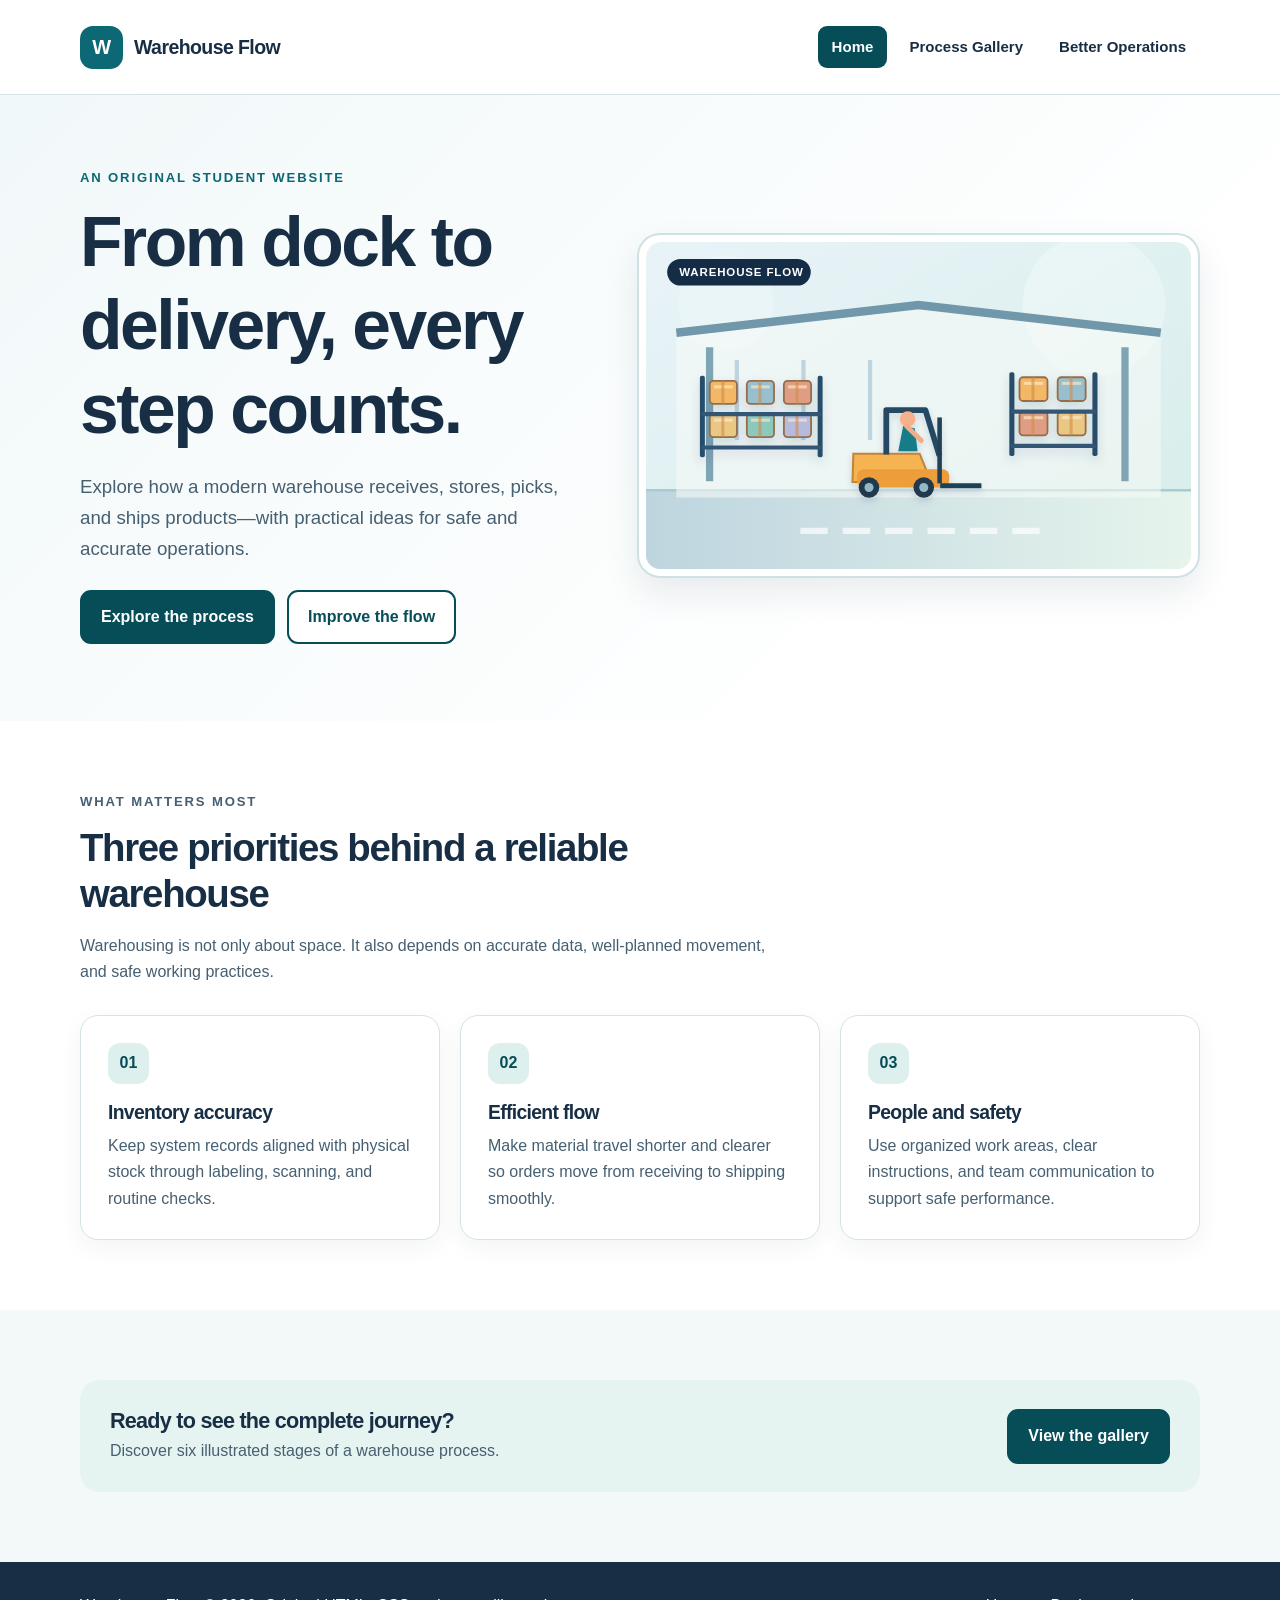
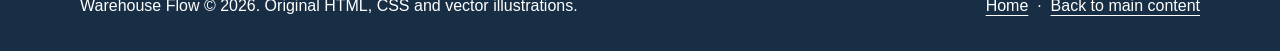
<file: index.html>
<!DOCTYPE html>
<html lang="en">
<head>
  <meta charset="utf-8">
  <meta name="viewport" content="width=device-width, initial-scale=1">
  <meta name="description" content="An illustrated guide to warehouse workflows and good operating practices.">
  <title>Home | Warehouse Flow</title>
  <link rel="stylesheet" href="style.css">
</head>
<body>
<a class="skip-link" href="#main-content">Skip to Main Content</a>
<header class="site-header">
  <div class="container header-inner">
    <a class="brand" href="index.html" aria-label="Warehouse Flow home"><span class="brand-mark" aria-hidden="true">W</span><span>Warehouse Flow</span></a>
    <nav aria-label="Primary navigation"><ul>
      <li><a href="index.html" aria-current="page">Home</a></li>
<li><a href="gallery.html">Process Gallery</a></li>
<li><a href="improvements.html">Better Operations</a></li>
    </ul></nav>
  </div>
</header>
<main id="main-content" tabindex="-1">
<section class="hero" aria-labelledby="hero-title">
  <div class="container hero-grid">
    <div class="hero-copy">
      <p class="eyebrow">An original student website</p>
      <h1 id="hero-title">From dock to delivery, every step counts.</h1>
      <p class="lead">Explore how a modern warehouse receives, stores, picks, and ships products—with practical ideas for safe and accurate operations.</p>
      <div class="action-row">
        <a class="button button-primary" href="gallery.html">Explore the process</a>
        <a class="button button-outline" href="improvements.html">Improve the flow</a>
      </div>
    </div>
    <img src="assets/hero-warehouse.svg" alt="Original illustration of a warehouse with storage racks and a forklift" width="900" height="540">
  </div>
</section>
<section class="section" aria-labelledby="priorities-heading">
  <div class="container">
    <div class="section-intro">
      <p class="eyebrow">What matters most</p>
      <h2 id="priorities-heading">Three priorities behind a reliable warehouse</h2>
      <p>Warehousing is not only about space. It also depends on accurate data, well-planned movement, and safe working practices.</p>
    </div>
    <div class="features">
      <article class="feature-card"><span class="number" aria-hidden="true">01</span><h3>Inventory accuracy</h3><p>Keep system records aligned with physical stock through labeling, scanning, and routine checks.</p></article>
      <article class="feature-card"><span class="number" aria-hidden="true">02</span><h3>Efficient flow</h3><p>Make material travel shorter and clearer so orders move from receiving to shipping smoothly.</p></article>
      <article class="feature-card"><span class="number" aria-hidden="true">03</span><h3>People and safety</h3><p>Use organized work areas, clear instructions, and team communication to support safe performance.</p></article>
    </div>
  </div>
</section>
<section class="section section-soft" aria-labelledby="next-heading">
  <div class="container tip-strip">
    <div><h2 id="next-heading">Ready to see the complete journey?</h2><p>Discover six illustrated stages of a warehouse process.</p></div>
    <a href="gallery.html" class="button button-primary">View the gallery</a>
  </div>
</section>
</main>
<footer class="site-footer"><div class="container footer-inner">
  <p>Warehouse Flow &copy; 2026. Original HTML, CSS and vector illustrations.</p>
  <p><a href="index.html">Home</a> &nbsp;·&nbsp; <a href="#main-content">Back to main content</a></p>
</div></footer>
</body>
</html>
</file>
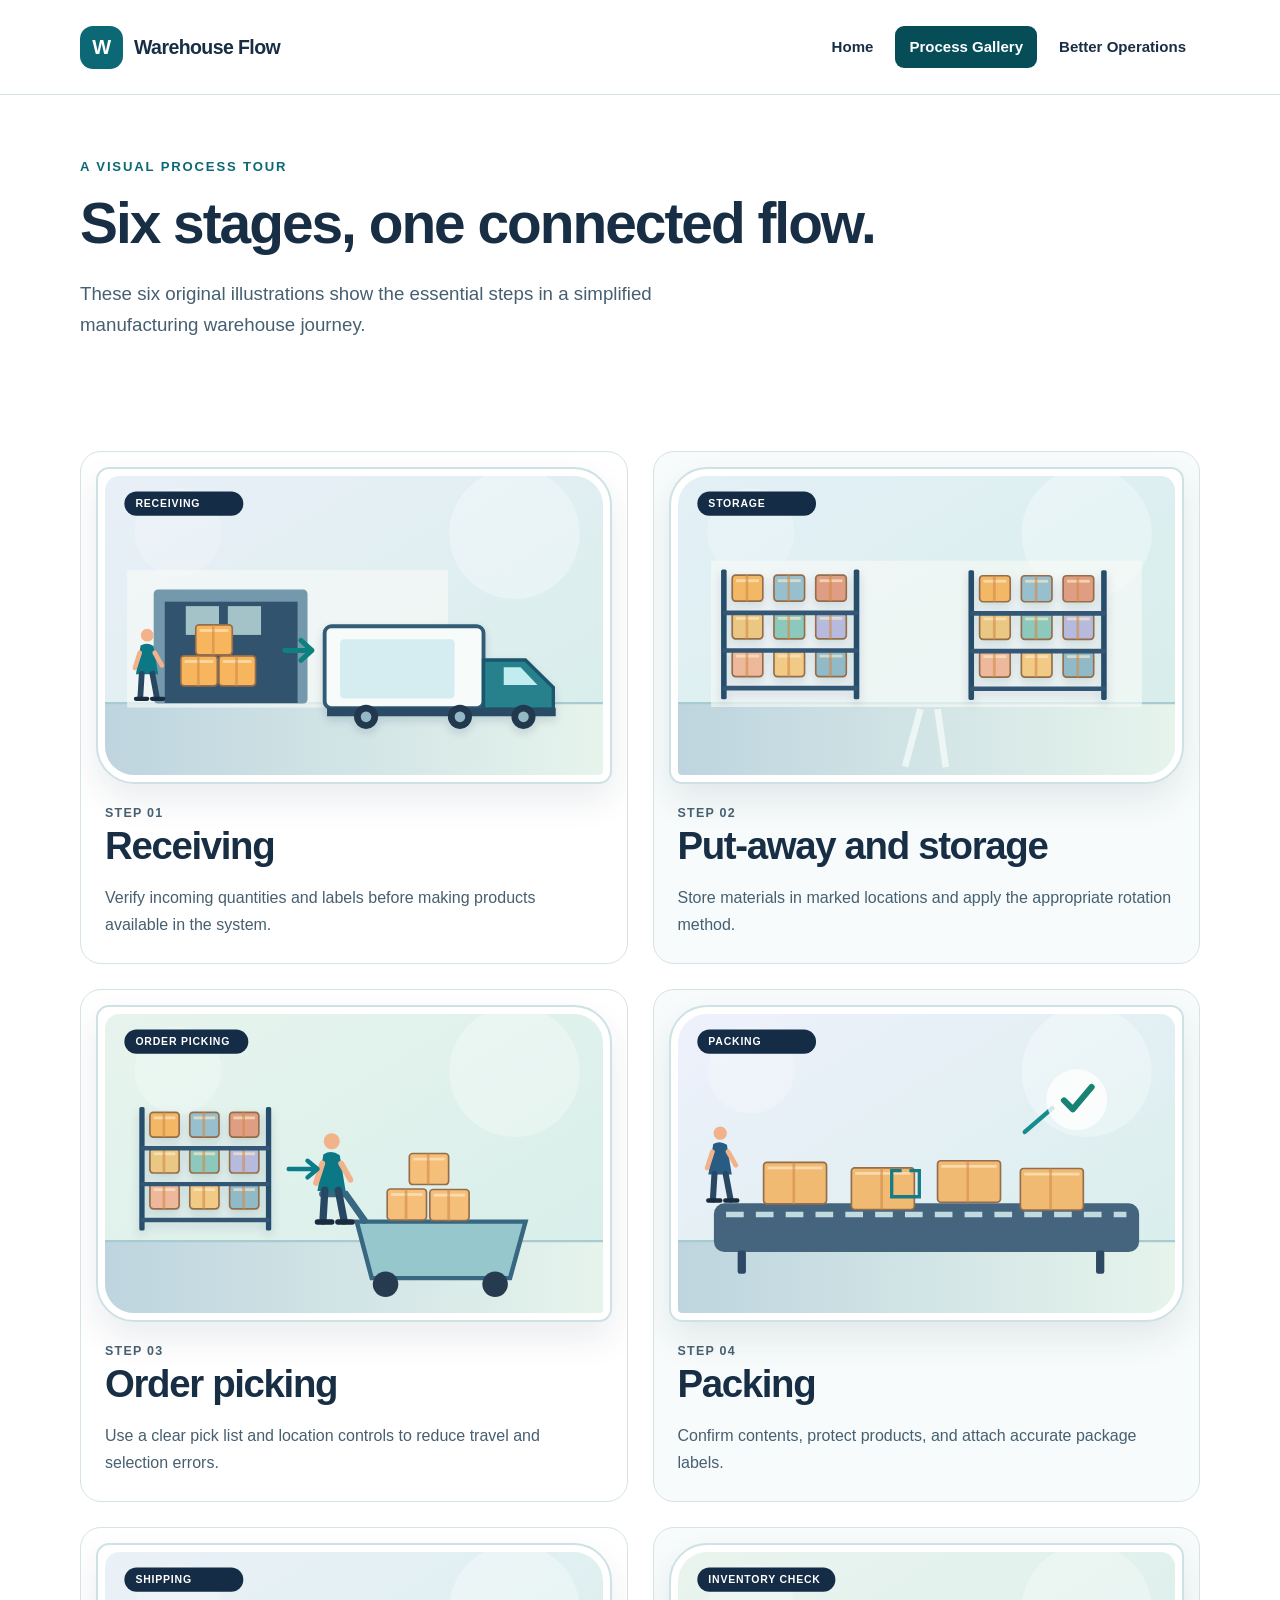
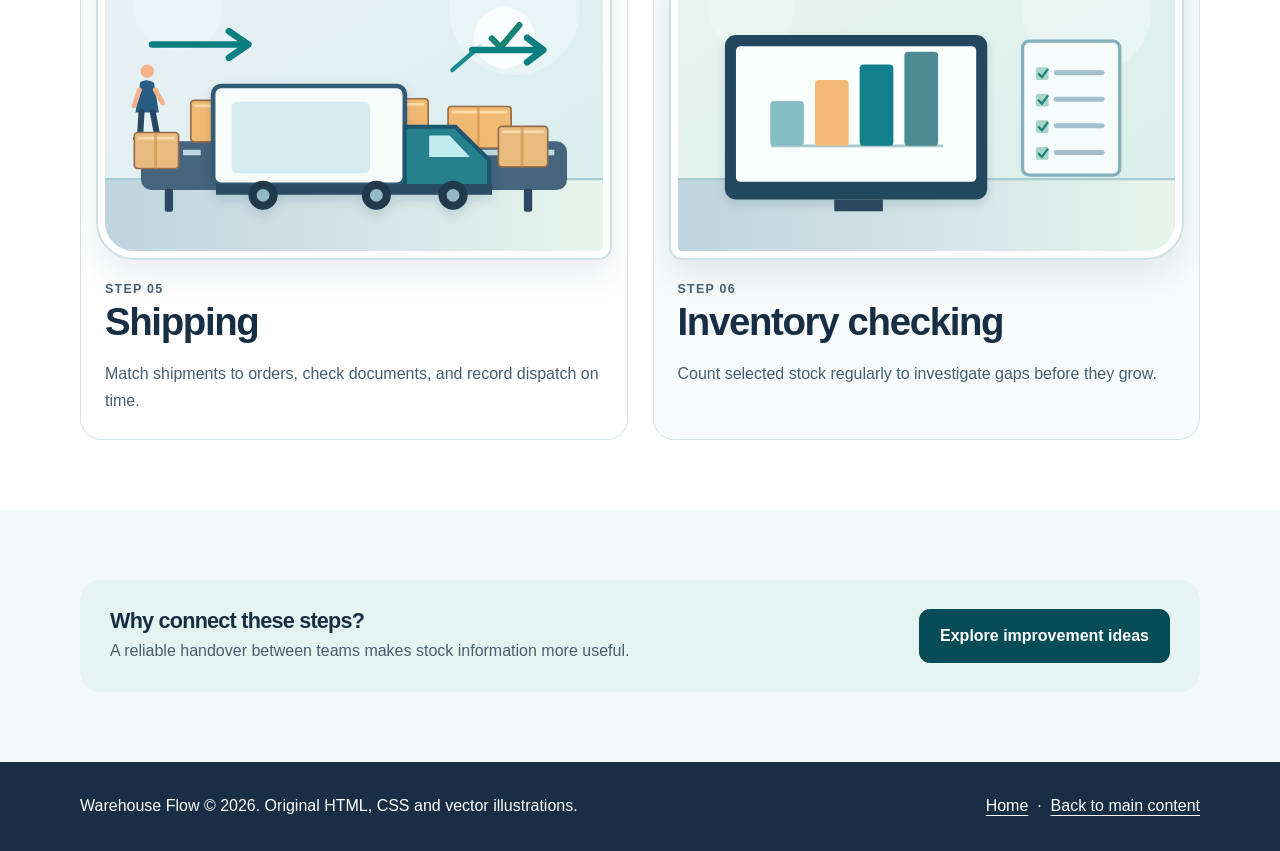
<file: gallery.html>
<!DOCTYPE html>
<html lang="en">
<head>
  <meta charset="utf-8">
  <meta name="viewport" content="width=device-width, initial-scale=1">
  <meta name="description" content="Six original illustrations of warehouse receiving, storage, picking, packing, shipping, and inventory.">
  <title>Process Gallery | Warehouse Flow</title>
  <link rel="stylesheet" href="style.css">
</head>
<body>
<a class="skip-link" href="#main-content">Skip to Main Content</a>
<header class="site-header">
  <div class="container header-inner">
    <a class="brand" href="index.html" aria-label="Warehouse Flow home"><span class="brand-mark" aria-hidden="true">W</span><span>Warehouse Flow</span></a>
    <nav aria-label="Primary navigation"><ul>
      <li><a href="index.html">Home</a></li>
<li><a href="gallery.html" aria-current="page">Process Gallery</a></li>
<li><a href="improvements.html">Better Operations</a></li>
    </ul></nav>
  </div>
</header>
<main id="main-content" tabindex="-1">
<section class="page-intro"><div class="container">
  <p class="eyebrow">A visual process tour</p><h1>Six stages, one connected flow.</h1>
  <p class="lead">These six original illustrations show the essential steps in a simplified manufacturing warehouse journey.</p>
</div></section>
<section class="section" aria-label="Warehouse process gallery"><div class="container">
  <div class="gallery-grid"><article class="process-card">
      <img src="assets/receiving.svg" alt="A delivery truck unloads cartons beside an inbound dock" width="900" height="540">
      <div class="process-copy"><p class="step-tag">Step 01</p><h2>Receiving</h2><p>Verify incoming quantities and labels before making products available in the system.</p></div>
    </article>
<article class="process-card">
      <img src="assets/storage.svg" alt="Storage racks filled with neatly arranged cartons" width="900" height="540">
      <div class="process-copy"><p class="step-tag">Step 02</p><h2>Put-away and storage</h2><p>Store materials in marked locations and apply the appropriate rotation method.</p></div>
    </article>
<article class="process-card">
      <img src="assets/picking.svg" alt="Warehouse worker picking cartons from shelves onto a cart" width="900" height="540">
      <div class="process-copy"><p class="step-tag">Step 03</p><h2>Order picking</h2><p>Use a clear pick list and location controls to reduce travel and selection errors.</p></div>
    </article>
<article class="process-card">
      <img src="assets/packing.svg" alt="Cartons on a packing conveyor with an approval check mark" width="900" height="540">
      <div class="process-copy"><p class="step-tag">Step 04</p><h2>Packing</h2><p>Confirm contents, protect products, and attach accurate package labels.</p></div>
    </article>
<article class="process-card">
      <img src="assets/shipping.svg" alt="Outbound truck collecting packed orders for delivery" width="900" height="540">
      <div class="process-copy"><p class="step-tag">Step 05</p><h2>Shipping</h2><p>Match shipments to orders, check documents, and record dispatch on time.</p></div>
    </article>
<article class="process-card">
      <img src="assets/inventory.svg" alt="Stock dashboard and a checklist representing cycle counting" width="900" height="540">
      <div class="process-copy"><p class="step-tag">Step 06</p><h2>Inventory checking</h2><p>Count selected stock regularly to investigate gaps before they grow.</p></div>
    </article>
</div>
</div></section>
<section class="section section-soft"><div class="container tip-strip">
  <div><h2>Why connect these steps?</h2><p>A reliable handover between teams makes stock information more useful.</p></div>
  <a class="button button-primary" href="improvements.html">Explore improvement ideas</a>
</div></section>
</main>
<footer class="site-footer"><div class="container footer-inner">
  <p>Warehouse Flow &copy; 2026. Original HTML, CSS and vector illustrations.</p>
  <p><a href="index.html">Home</a> &nbsp;·&nbsp; <a href="#main-content">Back to main content</a></p>
</div></footer>
</body>
</html>
</file>
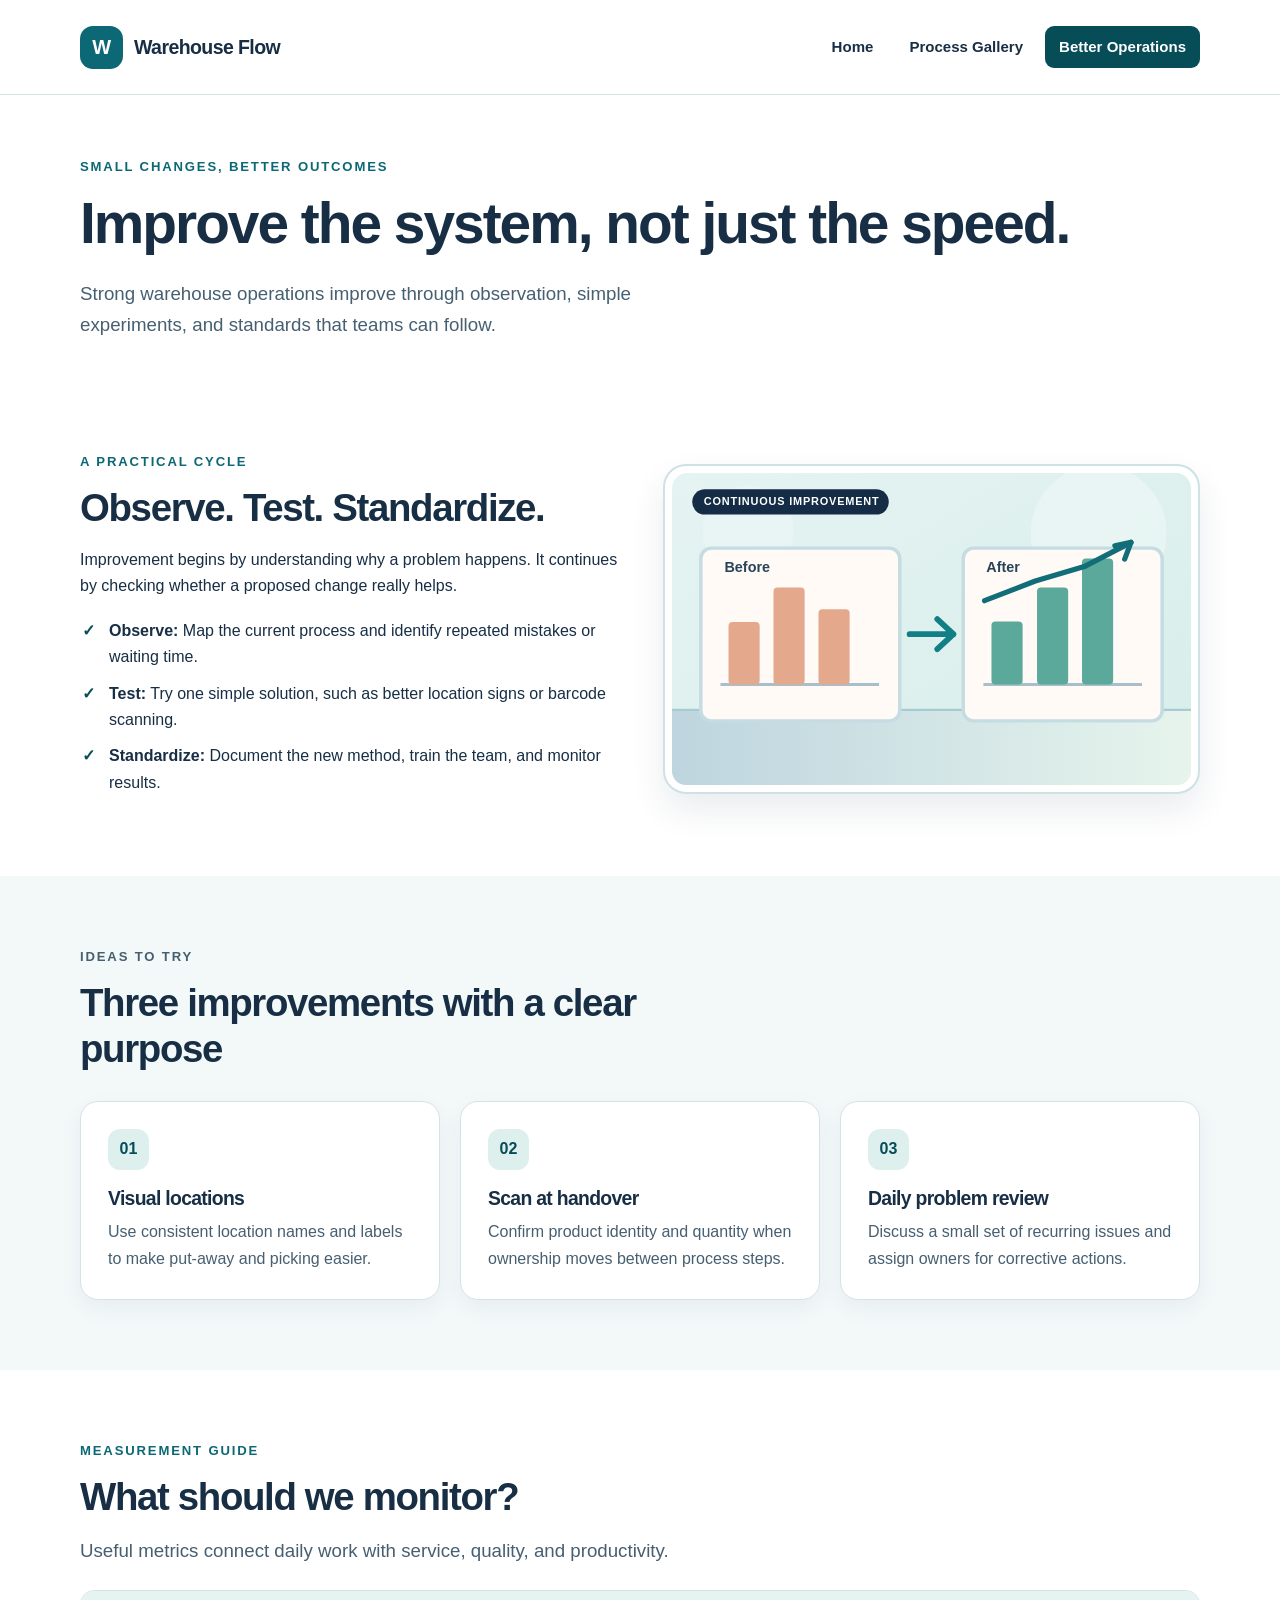
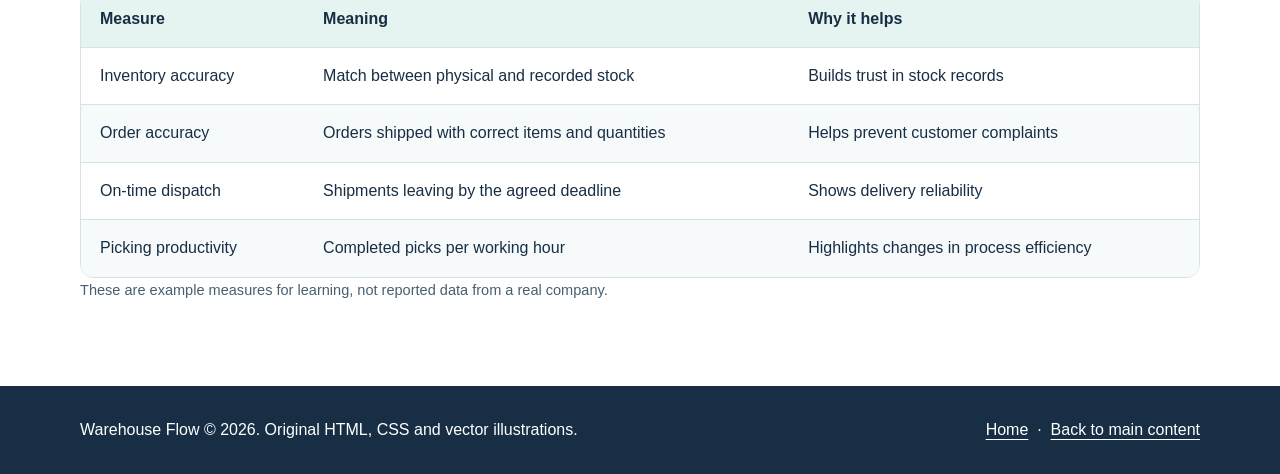
<file: improvements.html>
<!DOCTYPE html>
<html lang="en">
<head>
  <meta charset="utf-8">
  <meta name="viewport" content="width=device-width, initial-scale=1">
  <meta name="description" content="Improvement ideas and practical measures for more reliable warehouse operations.">
  <title>Better Operations | Warehouse Flow</title>
  <link rel="stylesheet" href="style.css">
</head>
<body>
<a class="skip-link" href="#main-content">Skip to Main Content</a>
<header class="site-header">
  <div class="container header-inner">
    <a class="brand" href="index.html" aria-label="Warehouse Flow home"><span class="brand-mark" aria-hidden="true">W</span><span>Warehouse Flow</span></a>
    <nav aria-label="Primary navigation"><ul>
      <li><a href="index.html">Home</a></li>
<li><a href="gallery.html">Process Gallery</a></li>
<li><a href="improvements.html" aria-current="page">Better Operations</a></li>
    </ul></nav>
  </div>
</header>
<main id="main-content" tabindex="-1">
<section class="page-intro"><div class="container">
  <p class="eyebrow">Small changes, better outcomes</p>
  <h1>Improve the system, not just the speed.</h1>
  <p class="lead">Strong warehouse operations improve through observation, simple experiments, and standards that teams can follow.</p>
</div></section>
<section class="section" aria-labelledby="cycle-heading"><div class="container two-column">
  <div>
    <p class="eyebrow">A practical cycle</p>
    <h2 id="cycle-heading">Observe. Test. Standardize.</h2>
    <p>Improvement begins by understanding why a problem happens. It continues by checking whether a proposed change really helps.</p>
    <ul class="checked-list">
      <li><strong>Observe:</strong> Map the current process and identify repeated mistakes or waiting time.</li>
      <li><strong>Test:</strong> Try one simple solution, such as better location signs or barcode scanning.</li>
      <li><strong>Standardize:</strong> Document the new method, train the team, and monitor results.</li>
    </ul>
  </div>
  <img src="assets/improvement.svg" alt="Original before-and-after illustration showing a simplified improvement in a process chart" width="900" height="540">
</div></section>
<section class="section section-soft" aria-labelledby="ideas-heading"><div class="container">
  <div class="section-intro"><p class="eyebrow">Ideas to try</p><h2 id="ideas-heading">Three improvements with a clear purpose</h2></div>
  <div class="ideas-grid">
    <article class="idea-card"><span class="number" aria-hidden="true">01</span><h3>Visual locations</h3><p>Use consistent location names and labels to make put-away and picking easier.</p></article>
    <article class="idea-card"><span class="number" aria-hidden="true">02</span><h3>Scan at handover</h3><p>Confirm product identity and quantity when ownership moves between process steps.</p></article>
    <article class="idea-card"><span class="number" aria-hidden="true">03</span><h3>Daily problem review</h3><p>Discuss a small set of recurring issues and assign owners for corrective actions.</p></article>
  </div>
</div></section>
<section class="section" aria-labelledby="metrics-heading"><div class="container">
  <p class="eyebrow">Measurement guide</p>
  <h2 id="metrics-heading">What should we monitor?</h2>
  <p class="lead">Useful metrics connect daily work with service, quality, and productivity.</p>
  <div class="table-scroll"><table>
    <thead><tr><th scope="col">Measure</th><th scope="col">Meaning</th><th scope="col">Why it helps</th></tr></thead>
    <tbody>
      <tr><td>Inventory accuracy</td><td>Match between physical and recorded stock</td><td>Builds trust in stock records</td></tr>
      <tr><td>Order accuracy</td><td>Orders shipped with correct items and quantities</td><td>Helps prevent customer complaints</td></tr>
      <tr><td>On-time dispatch</td><td>Shipments leaving by the agreed deadline</td><td>Shows delivery reliability</td></tr>
      <tr><td>Picking productivity</td><td>Completed picks per working hour</td><td>Highlights changes in process efficiency</td></tr>
    </tbody>
  </table></div>
  <p class="small-note">These are example measures for learning, not reported data from a real company.</p>
</div></section>
</main>
<footer class="site-footer"><div class="container footer-inner">
  <p>Warehouse Flow &copy; 2026. Original HTML, CSS and vector illustrations.</p>
  <p><a href="index.html">Home</a> &nbsp;·&nbsp; <a href="#main-content">Back to main content</a></p>
</div></footer>
</body>
</html>
</file>
<file: style.css>
/* Warehouse Flow — an original three-page CSS course project. */
:root {
  --ink: #172e45;
  --muted: #465f71;
  --teal: #0b6874;
  --teal-dark: #064d58;
  --light: #f3f8f9;
  --white: #ffffff;
  --line: #d5e3e7;
  --sun: #ffcf83;
  --shadow: 0 16px 35px rgba(23, 46, 69, .09);
}
* { box-sizing: border-box; }
html { scroll-behavior: smooth; }
body {
  margin: 0;
  background: #ffffff;
  color: var(--ink);
  font-family: Arial, Helvetica, sans-serif;
  font-size: 1rem;
  line-height: 1.65;
}
a { color: var(--teal); }
a:hover { color: var(--teal-dark); }
a:focus-visible { outline: 3px solid #e9992b; outline-offset: 4px; }
/* Position + :focus create a keyboard-accessible skip link. */
.skip-link {
  position: absolute;
  top: -110px;
  left: 16px;
  z-index: 100;
  padding: 12px 18px;
  border: 3px solid #ffffff;
  border-radius: 8px;
  color: #ffffff;
  background: var(--teal-dark);
  font-weight: 700;
}
.skip-link:focus { top: 12px; }
.container { width: min(1120px, calc(100% - 40px)); margin-inline: auto; }
.site-header { background: #ffffff; border-bottom: 1px solid var(--line); }
.header-inner {
  display: flex; /* Flexbox applied to a parent element. */
  justify-content: space-between;
  align-items: center;
  flex-wrap: wrap;
  gap: 12px 30px;
  min-height: 94px;
  padding-block: 16px;
}
.brand {
  display: inline-flex;
  align-items: center;
  gap: 11px;
  color: var(--ink);
  text-decoration: none;
  font-size: 1.22rem;
  font-weight: 800;
  letter-spacing: -.03em;
}
.brand-mark {
  display: inline-grid;
  place-items: center;
  width: 43px;
  height: 43px;
  border-radius: 13px;
  color: #ffffff;
  background: var(--teal);
  font-size: 1.25rem;
  line-height: 1;
}
nav ul { list-style: none; display: flex; flex-wrap: wrap; gap: 8px; padding: 0; margin: 0; }
nav a {
  display: inline-block;
  padding: 9px 14px;
  border-radius: 9px;
  color: var(--ink);
  font-size: .94rem;
  font-weight: 700;
  text-decoration: none;
  transition: background-color .2s ease, color .2s ease, transform .2s ease;
}
nav a:hover { background: #e0f0ef; color: var(--teal-dark); transform: translateY(-2px); }
nav a[aria-current="page"] { color: #ffffff; background: var(--teal-dark); }
.eyebrow { margin: 0 0 12px; font-size: .82rem; font-weight: 800; letter-spacing: .14em; text-transform: uppercase; color: var(--teal); }
h1, h2, h3 { line-height: 1.2; letter-spacing: -.035em; }
h1 { font-size: clamp(2.3rem, 5.5vw, 4.35rem); margin: 0 0 21px; }
h2 { font-size: clamp(1.75rem, 3vw, 2.55rem); margin: 0 0 16px; }
h3 { font-size: 1.21rem; margin: 0 0 9px; }
p { margin-top: 0; }
.lead { font-size: 1.17rem; color: var(--muted); max-width: 58ch; }
.hero {
  background: linear-gradient(135deg, #f1f8f9 0%, #ffffff 75%);
  padding: 72px 0 77px;
}
.hero-grid {
  display: grid; /* Grid applied to a parent element. */
  grid-template-columns: minmax(0, .95fr) minmax(0, 1.05fr);
  align-items: center;
  gap: 48px;
}
.hero-copy { max-width: 560px; }
.hero img { width: 100%; }
.action-row { display: flex; flex-wrap: wrap; align-items: center; gap: 12px; margin-top: 25px; }
.button {
  display: inline-block;
  padding: 12px 19px;
  border: 2px solid var(--teal-dark);
  border-radius: 11px;
  font-weight: 700;
  text-decoration: none;
  transition: transform .2s ease, background-color .2s ease, box-shadow .2s ease;
}
.button:hover { transform: translateY(-3px); box-shadow: 0 9px 20px rgba(11,104,116,.19); }
.button-primary { color: #ffffff; background: var(--teal-dark); }
.button-primary:hover { color: #ffffff; background: #043b44; }
.button-outline { color: var(--teal-dark); background: #ffffff; }
.button-outline:hover { color: var(--teal-dark); background: #e9f6f3; }
/* Box model styling applies to every site image: border + padding + border-radius. */
main img {
  display: block;
  max-width: 100%;
  height: auto;
  padding: 7px;
  border: 2px solid #cee1e5;
  border-radius: 23px;
  background: #ffffff;
  box-shadow: var(--shadow);
}
.section { padding: 70px 0; }
.section-soft { background: var(--light); }
.section-intro { max-width: 690px; margin-bottom: 29px; }
.section-intro p { color: var(--muted); }
.features, .ideas-grid {
  display: grid;
  grid-template-columns: repeat(3, minmax(0, 1fr));
  gap: 20px;
}
.feature-card, .idea-card {
  padding: 27px;
  border: 1px solid var(--line);
  border-radius: 18px;
  background: #ffffff;
  box-shadow: 0 8px 24px rgba(23, 46, 69, .05);
}
.feature-card p, .idea-card p { color: var(--muted); margin-bottom: 0; }
.number {
  display: inline-grid;
  place-items: center;
  width: 41px;
  height: 41px;
  margin-bottom: 17px;
  border-radius: 12px;
  background: #ddf0ee;
  color: var(--teal-dark);
  font-weight: 800;
}
.page-intro { padding: 61px 0 22px; }
.page-intro h1 { font-size: clamp(2.25rem, 5vw, 3.55rem); }
.gallery-grid {
  display: grid;
  grid-template-columns: repeat(2, minmax(0, 1fr));
  gap: 25px; /* This gallery has two grid columns on wide screens. */
}
.process-card {
  overflow: hidden;
  padding: 15px;
  border: 1px solid var(--line);
  border-radius: 21px;
  background: #ffffff;
  transition: box-shadow .25s ease, transform .25s ease;
}
.process-card:hover { transform: translateY(-6px); box-shadow: var(--shadow); }
.process-card img { width: 100%; }
.process-copy { padding: 19px 9px 10px; }
.process-copy p { color: var(--muted); margin-bottom: 0; }
.step-tag { margin: 0 0 8px; color: var(--teal); font-size: .78rem; font-weight: 800; letter-spacing: .1em; text-transform: uppercase; }
/* Required :nth-child selector changes alternating image corners. */
.process-card:nth-child(odd) img { border-radius: 13px 38px 13px 38px; }
.process-card:nth-child(even) img { border-radius: 38px 13px 38px 13px; }
.process-card:nth-child(even) { background: #f7fbfb; }
.tip-strip {
  display: flex;
  align-items: center;
  justify-content: space-between;
  flex-wrap: wrap;
  gap: 20px;
  padding: 28px 30px;
  border-radius: 20px;
  background: #e6f4f1;
}
.tip-strip h2 { font-size: 1.35rem; margin: 0 0 4px; }
.tip-strip p { margin: 0; color: var(--muted); }
.two-column { display: grid; grid-template-columns: minmax(0, 1fr) minmax(0, 1fr); gap: 45px; align-items: center; }
.two-column img { width: 100%; }
.checked-list { list-style: none; margin: 18px 0 0; padding: 0; }
.checked-list li { padding-left: 29px; margin: 10px 0; position: relative; }
.checked-list li::before { content: "✓"; position: absolute; left: 2px; color: var(--teal-dark); font-weight: 900; }
.table-scroll { overflow-x: auto; margin-top: 23px; border: 1px solid var(--line); border-radius: 14px; }
table { border-collapse: collapse; width: 100%; min-width: 520px; }
th, td { padding: 15px 19px; text-align: left; border-bottom: 1px solid var(--line); }
th { background: #e6f4f1; color: var(--ink); }
tr:last-child td { border-bottom: 0; }
tbody tr:nth-child(even) { background: #f7fafb; }
.small-note { color: var(--muted); font-size: .91rem; }
.site-footer { background: #172e45; color: #ffffff; padding: 31px 0; }
.footer-inner { display: flex; align-items: center; justify-content: space-between; flex-wrap: wrap; gap: 10px 25px; }
.site-footer p { margin: 0; }
.site-footer a { color: #ffffff; text-underline-offset: 4px; }
@media (max-width: 800px) {
  .hero-grid, .two-column { grid-template-columns: 1fr; }
  .hero { padding-block: 52px; }
  .features, .ideas-grid { grid-template-columns: 1fr; }
}
@media (max-width: 620px) {
  .container { width: min(100% - 28px, 1120px); }
  .header-inner { justify-content: center; }
  .brand { width: 100%; justify-content: center; }
  nav ul { justify-content: center; gap: 2px; }
  nav a { padding: 8px 9px; font-size: .84rem; }
  .gallery-grid { grid-template-columns: 1fr; }
  .section { padding-block: 48px; }
  .page-intro { padding-top: 44px; }
}
@media (prefers-reduced-motion: reduce) {
  html { scroll-behavior: auto; }
  *, *::before, *::after { transition-duration: .01ms !important; animation-duration: .01ms !important; }
}
</file>
